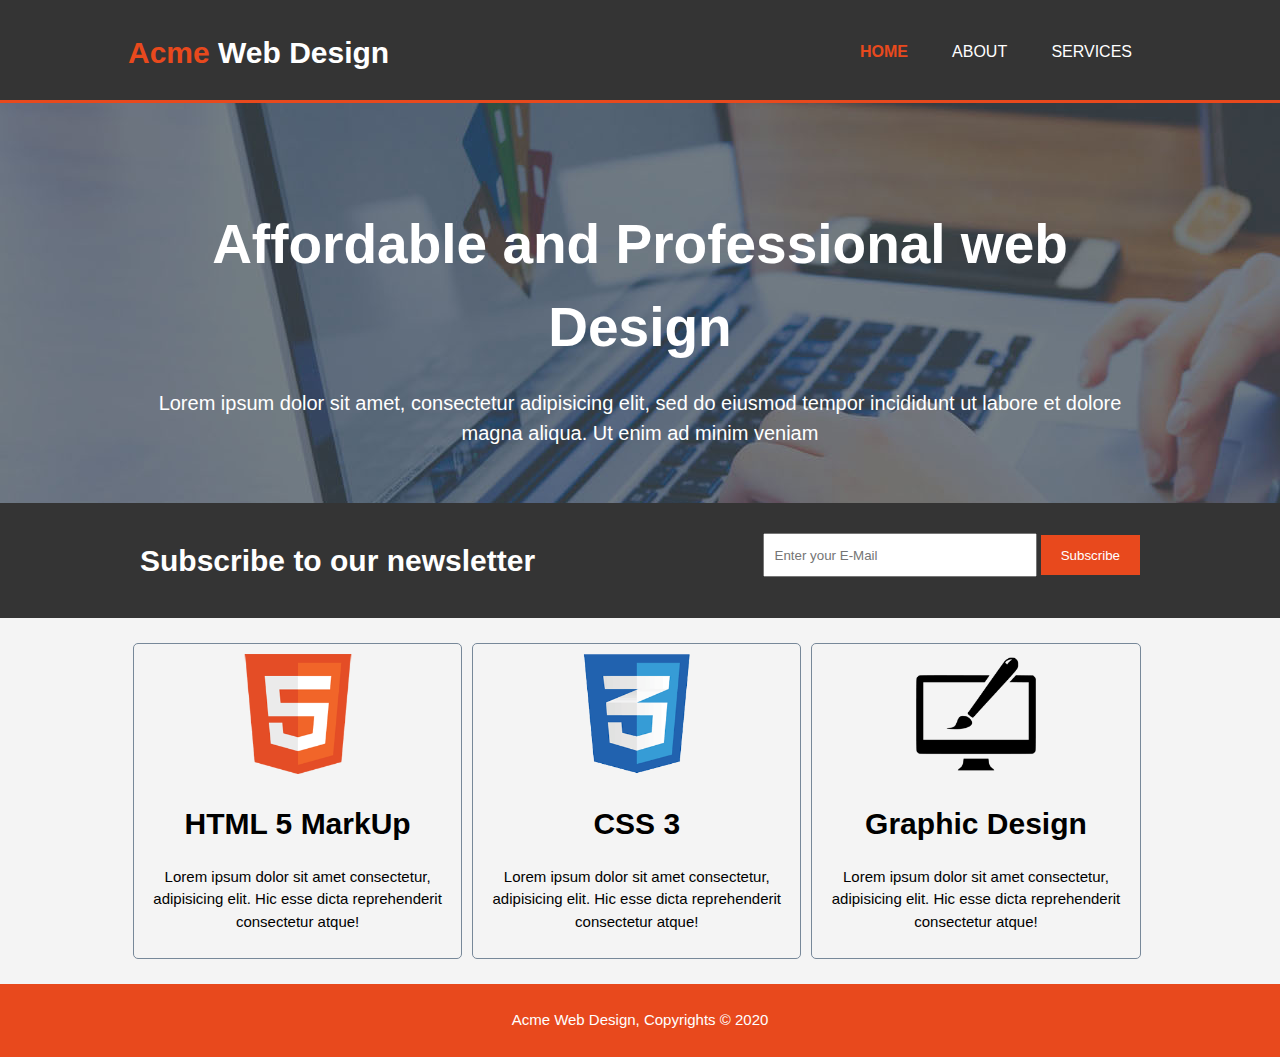
<file: AcmeWeb/index.html>
<!DOCTYPE html>
<html lang="en" dir="ltr">

<head>
  <meta charset="utf-8">
  <meta name="viewport" content="width=device-width">
  <meta name="description" content="affordable and profesional web design">
  <meta name="keywords" content="web design, creative, affordable">
  <meta name="author" content="Abdullah Naveed">
  <title>Acme Web Design | Welcome</title>
  <link rel="stylesheet" href="./css/style.css">
</head>

<body>
  <header>
    <div class="container">
      <div id="branding">
        <h1><span class="highlight">Acme</span> Web Design</h1>
      </div>
      <nav>
        <ul>
          <li class="current"><a href="index.html">HOME</a></li>
          <li><a href="about.html">ABOUT</a></li>
          <li><a href="services.html">SERVICES</a></li>
        </ul>
      </nav>
    </div>
  </header>

  <section id="showcase">
    <div class="container">
      <h1>Affordable and Professional web Design</h1>
      <p>Lorem ipsum dolor sit amet, consectetur adipisicing elit, sed do eiusmod tempor incididunt ut labore et dolore
        magna aliqua. Ut enim ad minim veniam</p>
    </div>
  </section>

  <section id="newsletter">
    <div class="container">
      <h1>Subscribe to our newsletter</h1>
      <form method="post">
        <input type="email" placeholder="Enter your E-Mail" name="email">
        <button class="button_1" type="submit" name="submit">Subscribe</button>
      </form>
    </div>
  </section>

  <section id="boxes">
    <div class="container">
      <div class="box">
        <img src=".//img/logo_html.png">
        <h1>HTML 5 MarkUp</h1>
        <p>Lorem ipsum dolor sit amet consectetur, adipisicing elit. Hic esse dicta reprehenderit consectetur atque!</p>
      </div>

      <div class="box">
        <img src=".//img/logo_css.png">
        <h1>CSS 3</h1>
        <p>Lorem ipsum dolor sit amet consectetur, adipisicing elit. Hic esse dicta reprehenderit consectetur atque!</p>
      </div>

      <div class="box">
        <img src=".//img/logo_brush.png">
        <h1>Graphic Design</h1>
        <p>Lorem ipsum dolor sit amet consectetur, adipisicing elit. Hic esse dicta reprehenderit consectetur atque!</p>
      </div>

    </div>
  </section>

  <footer>
    <p>Acme Web Design, Copyrights &copy; 2020</p>
  </footer>

</body>

</html>
</file>
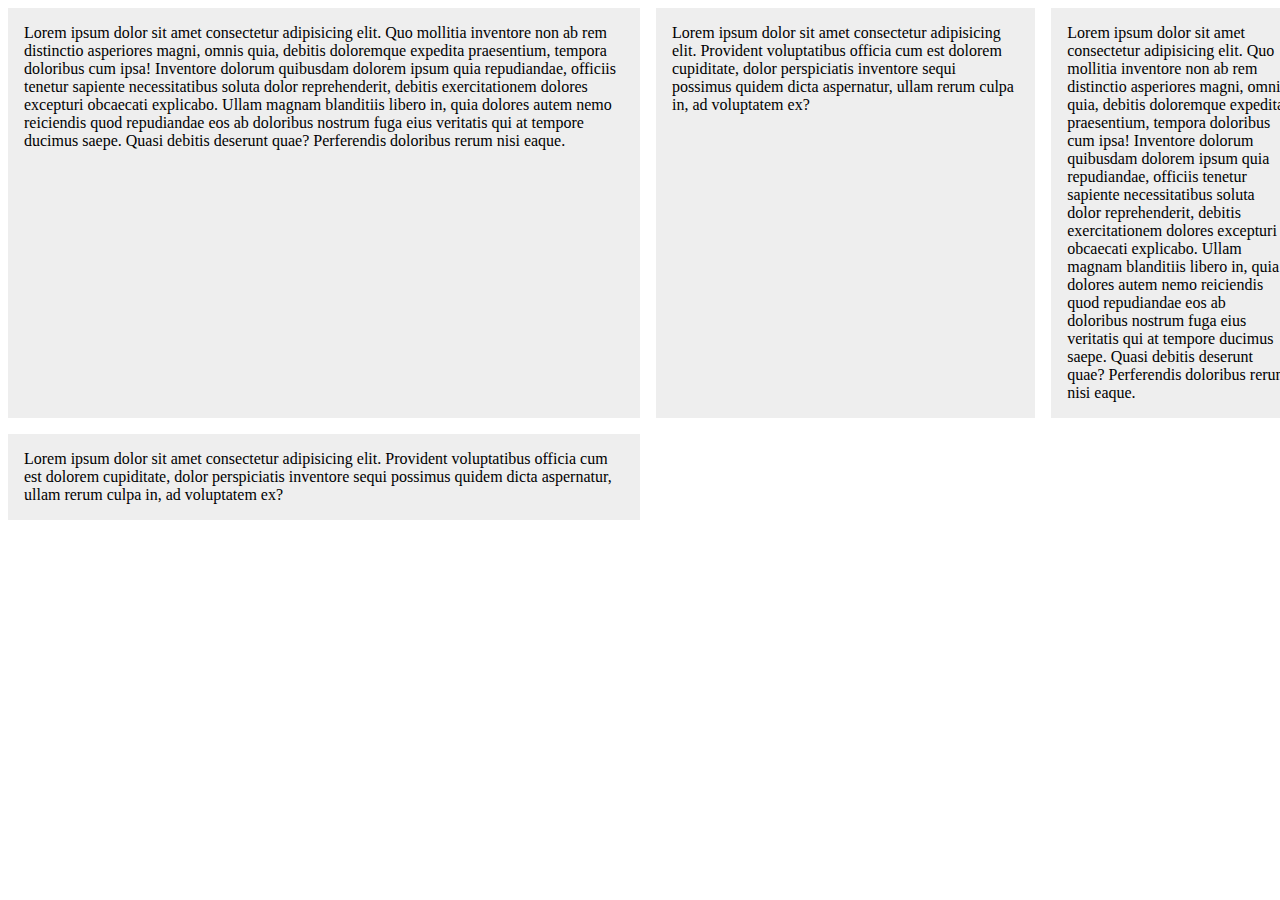
<file: Grids/index.html>
<!DOCTYPE html>
<html lang="en">

<head>
    <title>CSS Grid</title>
    <style>
        .wrapper {
            display: grid;
            grid-template-columns: 50% 30% 20%;
            /* grid-row-gap: 1em;
            grid-column-gap: 1em; */
            grid-gap: 1em;
        }



        .wrapper>div {
            background: #eee;
            padding: 1em;
        }

        .wrapper>div :nth-child(odd) {
            background: #ddd;
        }
    </style>
</head>

<body>
    <div class="wrapper">
        <div>
            Lorem ipsum dolor sit amet consectetur adipisicing elit. Quo mollitia inventore non ab rem distinctio
            asperiores
            magni, omnis quia, debitis doloremque expedita praesentium, tempora doloribus cum ipsa! Inventore dolorum
            quibusdam dolorem ipsum quia repudiandae, officiis tenetur sapiente necessitatibus soluta dolor
            reprehenderit,
            debitis exercitationem dolores excepturi obcaecati explicabo. Ullam magnam blanditiis libero in, quia
            dolores
            autem nemo reiciendis quod repudiandae eos ab doloribus nostrum fuga eius veritatis qui at tempore ducimus
            saepe. Quasi debitis deserunt quae? Perferendis doloribus rerum nisi eaque.
        </div>
        <div>
            Lorem ipsum dolor sit amet consectetur adipisicing elit. Provident voluptatibus officia cum est dolorem
            cupiditate, dolor perspiciatis inventore sequi possimus quidem dicta aspernatur, ullam rerum culpa in, ad
            voluptatem ex?
        </div>
        <div>
            Lorem ipsum dolor sit amet consectetur adipisicing elit. Quo mollitia inventore non ab rem distinctio
            asperiores
            magni, omnis quia, debitis doloremque expedita praesentium, tempora doloribus cum ipsa! Inventore dolorum
            quibusdam dolorem ipsum quia repudiandae, officiis tenetur sapiente necessitatibus soluta dolor
            reprehenderit,
            debitis exercitationem dolores excepturi obcaecati explicabo. Ullam magnam blanditiis libero in, quia
            dolores
            autem nemo reiciendis quod repudiandae eos ab doloribus nostrum fuga eius veritatis qui at tempore ducimus
            saepe. Quasi debitis deserunt quae? Perferendis doloribus rerum nisi eaque.
        </div>
        <div>
            Lorem ipsum dolor sit amet consectetur adipisicing elit. Provident voluptatibus officia cum est dolorem
            cupiditate, dolor perspiciatis inventore sequi possimus quidem dicta aspernatur, ullam rerum culpa in, ad
            voluptatem ex?
        </div>
    </div>
</body>

</html>
</file>
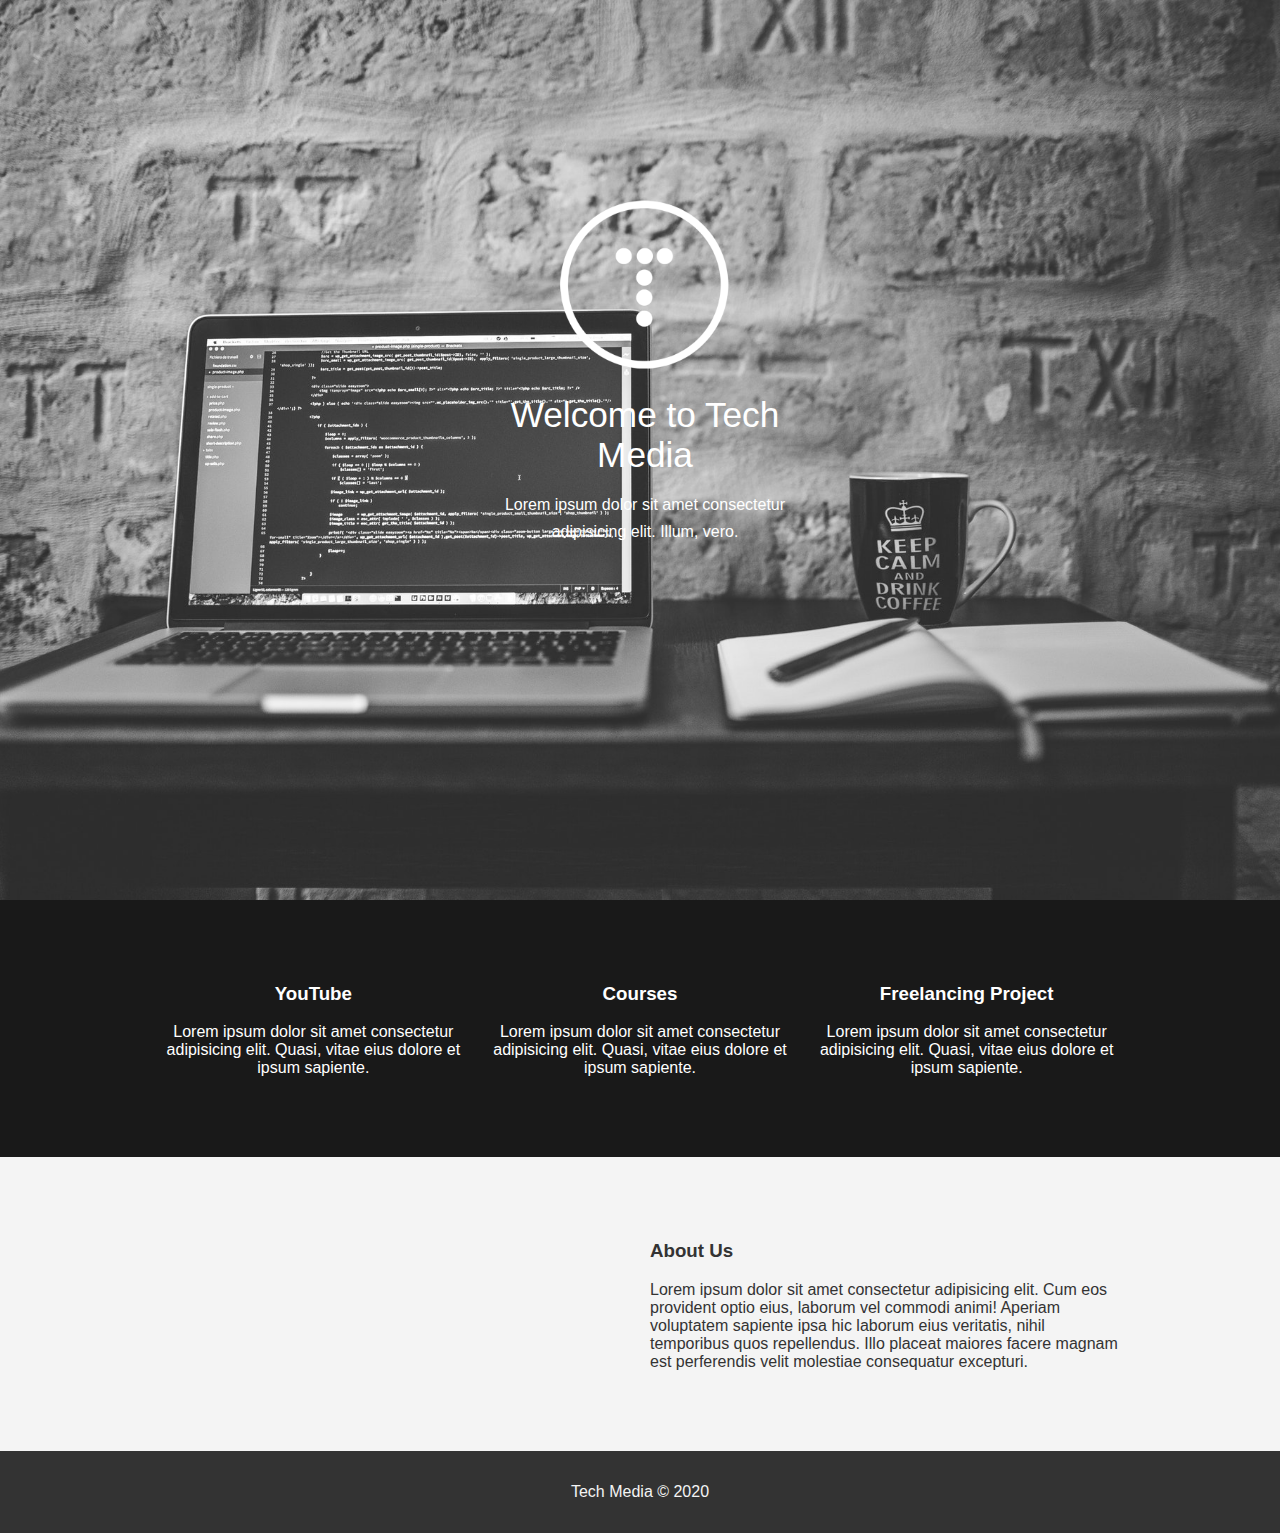
<file: LandingPageBlurEffect/index.html>
<!DOCTYPE html>
<html lang="en">

<head>
    <meta charset="UTF-8">
    <meta name="viewport" content="width=device-width, initial-scale=1.0">
    <link rel="stylesheet" href="./css/style.css">
    <link rel="stylesheet" href="https://cdnjs.cloudflare.com/ajax/libs/font-awesome/5.14.0/css/all.min.css"
        integrity="sha512-1PKOgIY59xJ8Co8+NE6FZ+LOAZKjy+KY8iq0G4B3CyeY6wYHN3yt9PW0XpSriVlkMXe40PTKnXrLnZ9+fkDaog=="
        crossorigin="anonymous" />
    <title>Tech Media</title>
</head>

<body>
    <heder class="showcase">
        <div class="content">
            <img class="logo" src="./img/logo.png" alt="LOGO">
            <div class="title">
                Welcome to Tech Media
            </div>
            <div class="text">
                Lorem ipsum dolor sit amet consectetur adipisicing elit. Illum, vero.
            </div>
        </div>
    </heder>

    <section class="services">
        <div class="container grid-3 center">
            <div>
                <i class="fab fa-youtube fa-3x"></i>
                <h3>YouTube</h3>
                <p>
                    Lorem ipsum dolor sit amet consectetur adipisicing elit. Quasi, vitae eius dolore et ipsum
                    sapiente.
                </p>
            </div>
            <div>
                <i class=" fas fa-chalkboard-teacher fa-3x"></i>
                <h3>Courses</h3>
                <p>
                    Lorem ipsum dolor sit amet consectetur adipisicing elit. Quasi, vitae eius dolore et ipsum
                    sapiente.
                </p>
            </div>
            <div>
                <i class="fas fa-briefcase fa-3x"></i>
                <h3>Freelancing Project</h3>
                <p>
                    Lorem ipsum dolor sit amet consectetur adipisicing elit. Quasi, vitae eius dolore et ipsum
                    sapiente.
                </p>
            </div>
        </div>
    </section>

    <section class="about bg-light">
        <div class="container">
            <div class="grid-2">
                <div class="center">
                    <i class="fas fa-laptop-code fa-10x"></i>
                </div>
                <div>
                    <h3>About Us</h3>
                    <p>
                        Lorem ipsum dolor sit amet consectetur adipisicing elit. Cum eos provident optio eius, laborum
                        vel commodi animi! Aperiam voluptatem sapiente ipsa hic laborum eius veritatis, nihil temporibus
                        quos repellendus. Illo placeat maiores facere magnam est perferendis velit molestiae consequatur
                        excepturi.
                    </p>
                </div>
            </div>
        </div>
    </section>

    <footer class="center bg-dark">
        <p>
            Tech Media &copy; 2020
        </p>
    </footer>

</body>

</html>
</file>
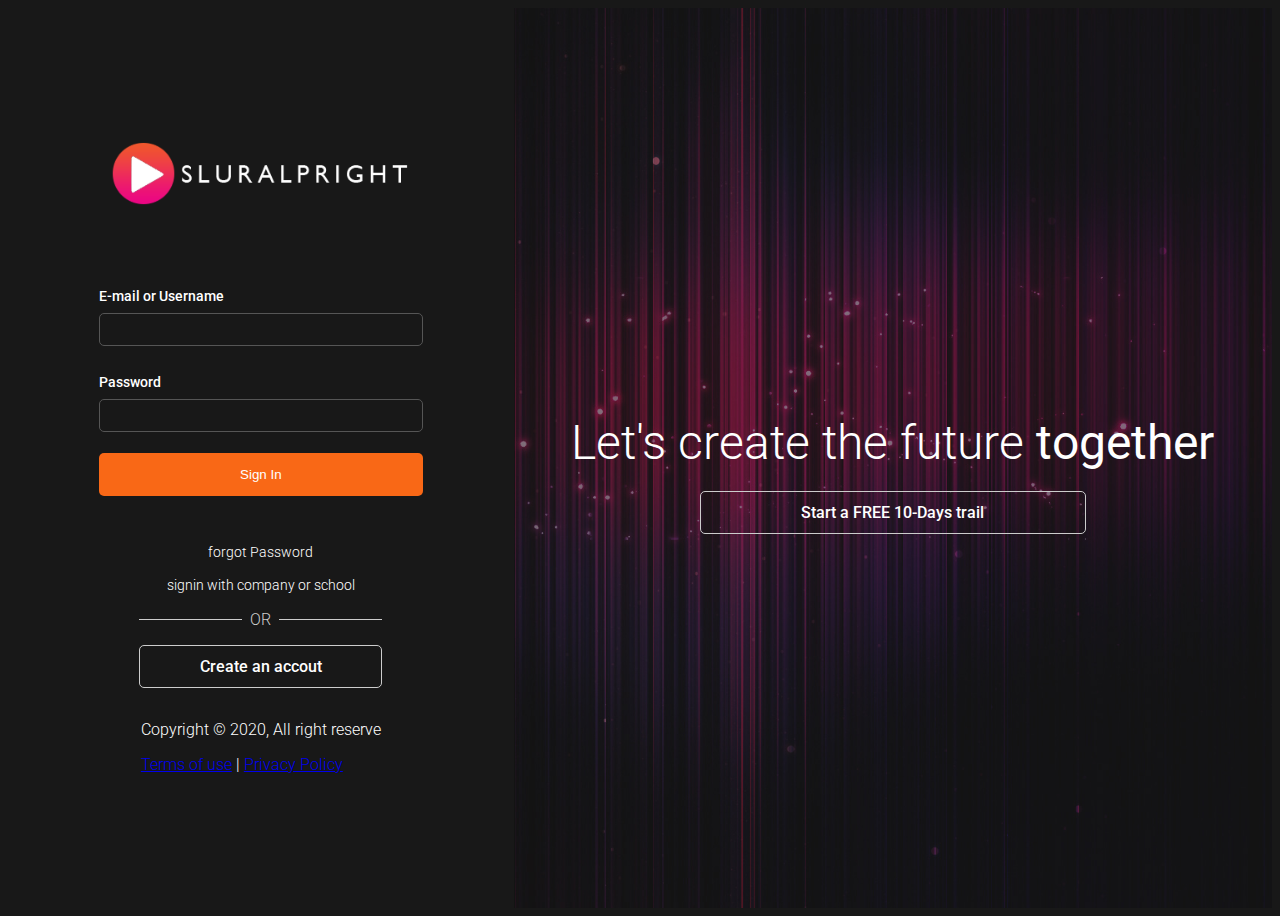
<file: LoginPageClone/index.html>
<!DOCTYPE html>
<html lang="en">

<head>
    <meta charset="UTF-8">
    <meta name="viewport" content="width=device-width, initial-scale=1.0">
    <link rel="stylesheet" href="./css/style.css">
    <title>Singn In Page</title>
</head>

<body>
    <div id="wrapper">

        <div id="left">
            <div id="signin">
                <div class="logo">
                    <img src="./img/login-logo.png" alt="">
                </div>
                <form>
                    <div>
                        <label>E-mail or Username</label>
                        <input type="text" class="text-input">
                    </div>
                    <div>
                        <label>Password</label>
                        <input type="password" class="text-input">
                    </div>
                    <button type="submit" class="btn-primary">Sign In</button>
                </form>
                <div class="links">
                    <a href="#">forgot Password</a>
                    <a href="">signin with company or school</a>
                </div>
                <div class="or">
                    <hr class="bar">
                    <span>or</span>
                    <hr class="bar">
                </div>
                <a href="#" class="btn-secondary">Create an accout</a>
            </div>

            <footer id="main-footer">
                <p>Copyright &copy; 2020, All right reserve</p>
                <div>
                    <a href="#">Terms of use</a> | <a href="#">Privacy Policy</a>
                </div>
            </footer>
        </div>

        <div id="right">
            <div id="showcase">
                <div class="showcase-content">
                    <h1 class="showcase-text">
                        Let's create the future <strong>together</strong>
                    </h1>
                    <a href="#" class="btn-secondary">Start a FREE 10-Days trail</a>
                </div>
            </div>
        </div>

    </div>
</body>

</html>
</file>
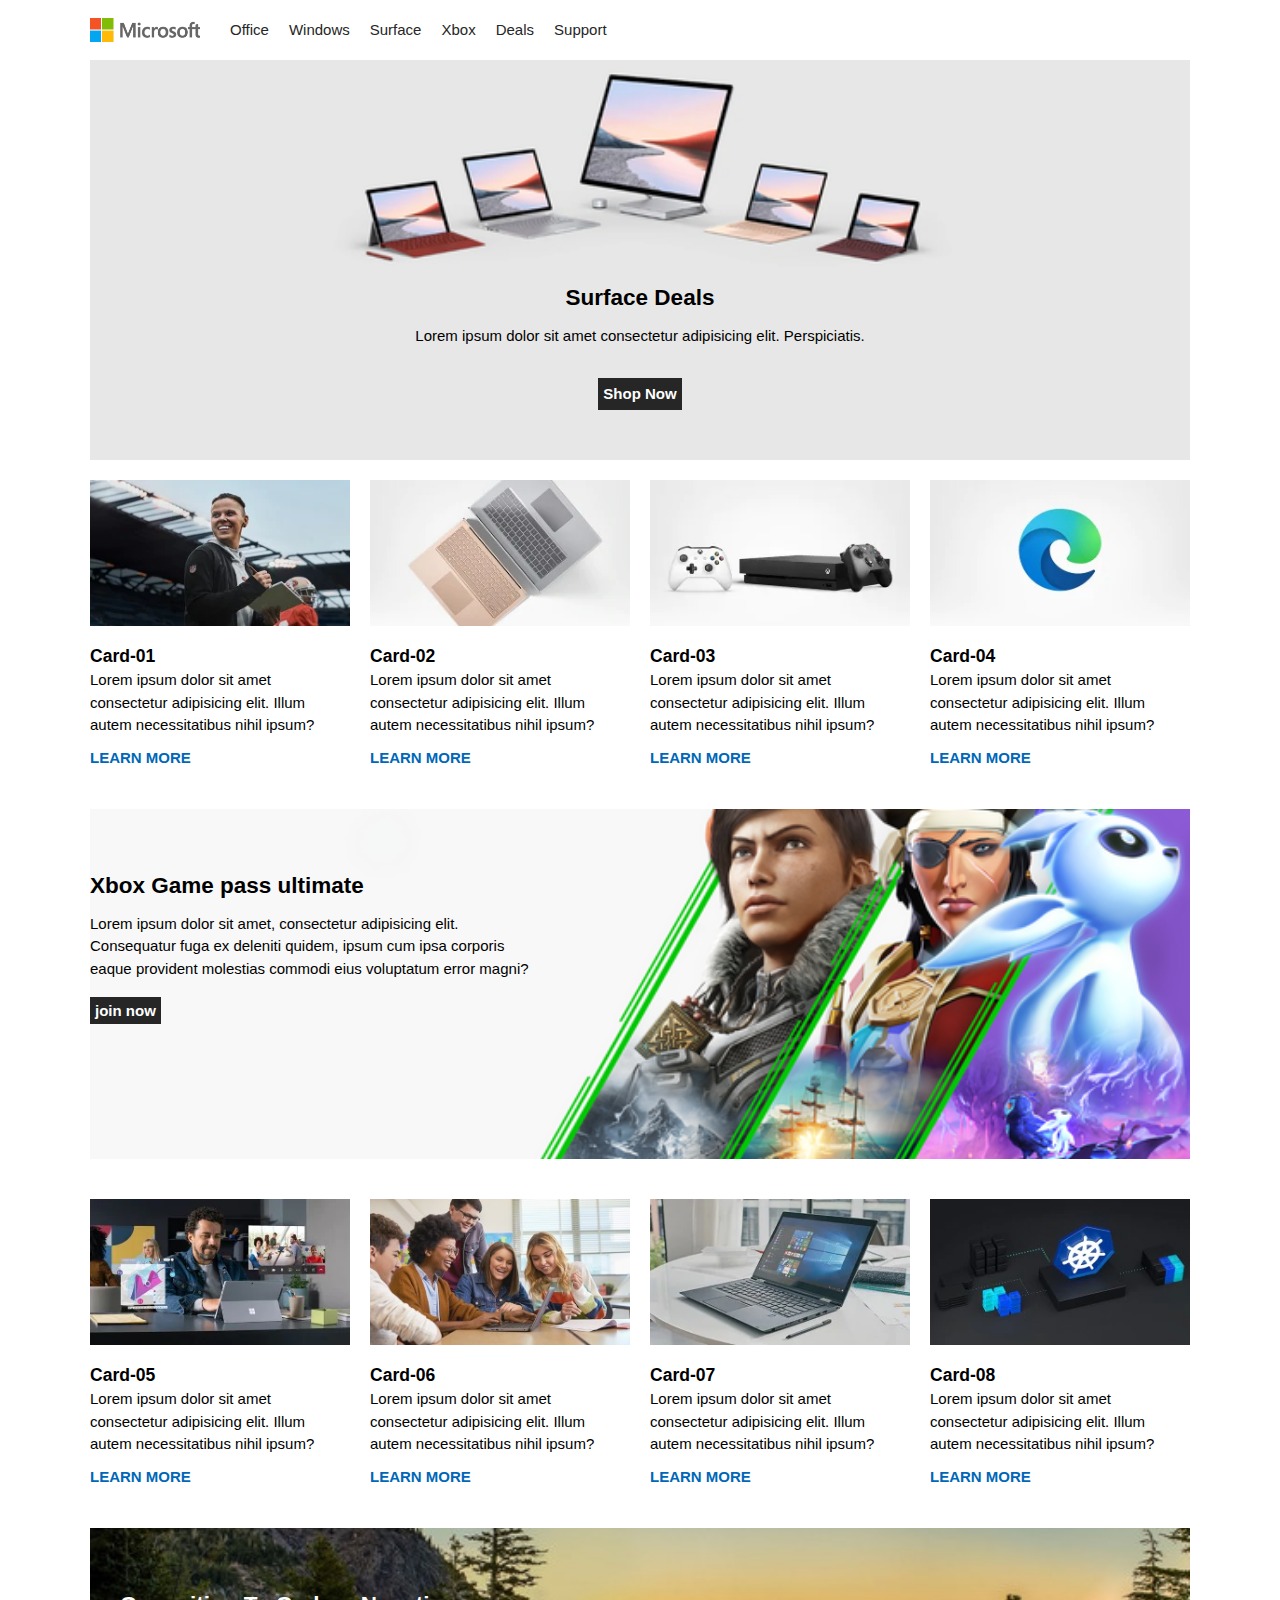
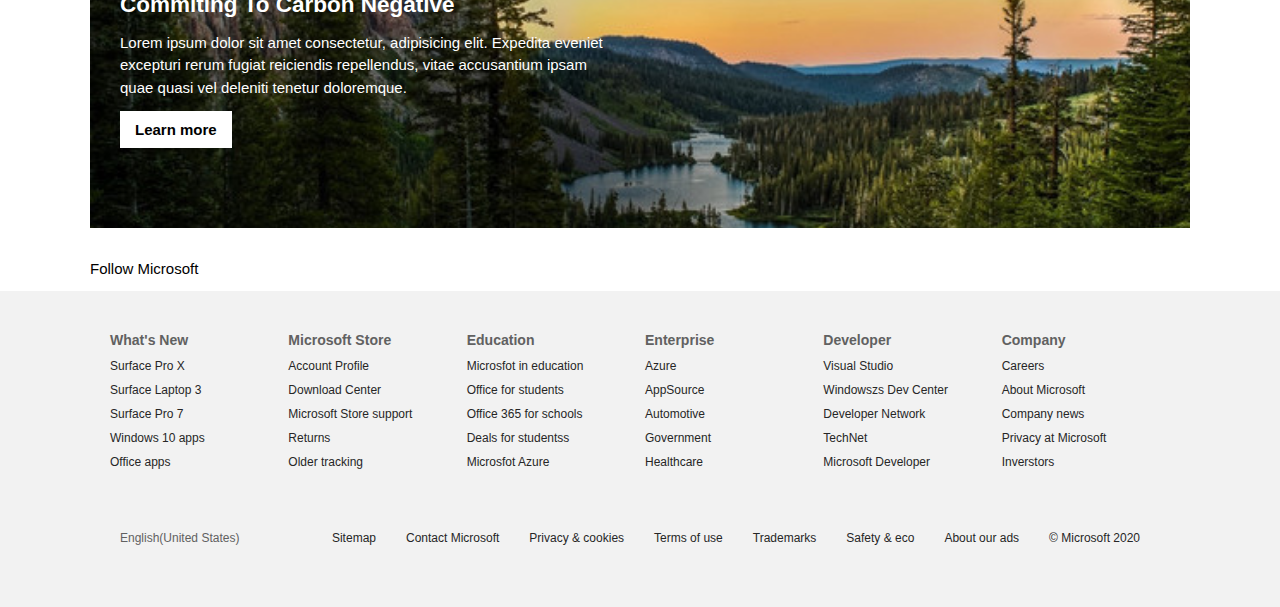
<file: MicrosoftLandingPageClone/index.html>
<!DOCTYPE html>
<html lang="en">

<head>
    <meta charset="UTF-8">
    <meta name="viewport" content="width=device-width, initial-scale=1.0">
    <link rel="stylesheet" href="https://cdnjs.cloudflare.com/ajax/libs/font-awesome/5.14.0/css/all.min.css"
        integrity="sha512-1PKOgIY59xJ8Co8+NE6FZ+LOAZKjy+KY8iq0G4B3CyeY6wYHN3yt9PW0XpSriVlkMXe40PTKnXrLnZ9+fkDaog=="
        crossorigin="anonymous" />
    <link rel="stylesheet" href="./css/style.css">
    <title>Microsoft</title>
</head>

<body>
    <div class="menu-btn">
        <i class="fas fa-bars fa-2x"></i>
    </div>


    <div class="container">
        <!-- Nav-Bar -->
        <nav class="main-nav">
            <img class="logo" src="./img/logo.png" alt="Microsoft">

            <ul class="main-menu">
                <li><a href="#">Office</a></li>
                <li><a href="#">Windows</a></li>
                <li><a href="#">Surface</a></li>
                <li><a href="#">Xbox</a></li>
                <li><a href="#">Deals</a></li>
                <li><a href="#">Support</a></li>
            </ul>
            <ul class="right-menu">
                <li>
                    <a href="#">
                        <i class="fas fa-search"></i>
                    </a>
                </li>
                <li>
                    <a href="#">
                        <i class="fas fa-shopping-cart"></i>
                    </a>
                </li>
            </ul>
        </nav>

        <!-- Showcase -->
        <header class="showcase">
            <h2>Surface Deals</h2>
            <p>
                Lorem ipsum dolor sit amet consectetur adipisicing elit. Perspiciatis.
            </p>
            <a class="btn" href="#">Shop Now <i class="fas fa-chevron-right"></i></a>
        </header>

        <!-- Home-Cards-1 -->
        <section class="home-cards">
            <div>
                <img src="./img/card1.png" alt="">
                <h3>Card-01</h3>
                <p>
                    Lorem ipsum dolor sit amet consectetur adipisicing elit. Illum autem necessitatibus nihil ipsum?
                </p>
                <a href="">Learn more <i class="fas fa-chevron-right"></i></a>
            </div>
            <div>
                <img src="./img/card2.png" alt="">
                <h3>Card-02</h3>
                <p>
                    Lorem ipsum dolor sit amet consectetur adipisicing elit. Illum autem necessitatibus nihil ipsum?
                </p>
                <a href="">Learn more <i class="fas fa-chevron-right"></i></a>
            </div>
            <div>
                <img src="./img/card3.png" alt="">
                <h3>Card-03</h3>
                <p>
                    Lorem ipsum dolor sit amet consectetur adipisicing elit. Illum autem necessitatibus nihil ipsum?
                </p>
                <a href="">Learn more <i class="fas fa-chevron-right"></i></a>
            </div>
            <div>
                <img src="./img/card4.png" alt="">
                <h3>Card-04</h3>
                <p>
                    Lorem ipsum dolor sit amet consectetur adipisicing elit. Illum autem necessitatibus nihil ipsum?
                </p>
                <a href="">Learn more <i class="fas fa-chevron-right"></i></a>
            </div>
        </section>

        <!-- X-Box -->
        <section class="xbox">
            <div class="content">
                <h2>Xbox Game pass ultimate</h2>
                <p>
                    Lorem ipsum dolor sit amet, consectetur adipisicing elit. Consequatur fuga ex deleniti quidem, ipsum
                    cum ipsa corporis eaque provident molestias commodi eius voluptatum error magni?
                </p>
                <a href="#" class="btn">
                    join now <i class="fas fa-chevron-right"></i>
                </a>
            </div>
        </section>

        <!-- Home-Cards-2 -->
        <section class="home-cards">
            <div>
                <img src="./img/card5.png" alt="">
                <h3>Card-05</h3>
                <p>
                    Lorem ipsum dolor sit amet consectetur adipisicing elit. Illum autem necessitatibus nihil ipsum?
                </p>
                <a href="">Learn more <i class="fas fa-chevron-right"></i></a>
            </div>
            <div>
                <img src="./img/card6.jpg" alt="">
                <h3>Card-06</h3>
                <p>
                    Lorem ipsum dolor sit amet consectetur adipisicing elit. Illum autem necessitatibus nihil ipsum?
                </p>
                <a href="">Learn more <i class="fas fa-chevron-right"></i></a>
            </div>
            <div>
                <img src="./img/card7.png" alt="">
                <h3>Card-07</h3>
                <p>
                    Lorem ipsum dolor sit amet consectetur adipisicing elit. Illum autem necessitatibus nihil ipsum?
                </p>
                <a href="">Learn more <i class="fas fa-chevron-right"></i></a>
            </div>
            <div>
                <img src="./img/card8.png" alt="">
                <h3>Card-08</h3>
                <p>
                    Lorem ipsum dolor sit amet consectetur adipisicing elit. Illum autem necessitatibus nihil ipsum?
                </p>
                <a href="">Learn more <i class="fas fa-chevron-right"></i></a>
            </div>
        </section>

        <!-- Carbon -->
        <section class="carbon">
            <div class="content">
                <h2>Commiting to carbon Negative</h2>
                <p>Lorem ipsum dolor sit amet consectetur, adipisicing elit. Expedita eveniet excepturi rerum fugiat
                    reiciendis repellendus, vitae accusantium ipsam quae quasi vel deleniti
                    tenetur doloremque.
                </p>
                <a class="btn" href="#">Learn more <i class="fas fa-chevron-right"></i></a>
            </div>
        </section>

        <!-- Follow -->
        <section class="follow">
            <p>Follow Microsoft</p>
            <a href="http://facebook.com" target="blank">
                <i class="fab fa-facebook-square fa-3x"></i>
            </a>
            <a href="http://Twitter.com" target="blank">
                <i class="fab fa-twitter-square fa-3x"></i>
            </a>
            <a href="http://linkedin.com" target="blank">
                <i class="fab fa-linkedin fa-3x"></i>
            </a>
        </section>
    </div>
    <!-- Links -->
    <section class="links">
        <div class="links-inner">
            <ul>
                <li>
                    <h3>What's New</h3>
                </li>
                <li><a href="#">Surface Pro X</a></li>
                <li><a href="#">Surface Laptop 3</a></li>
                <li><a href="#">Surface Pro 7</a></li>
                <li><a href="#">Windows 10 apps</a></li>
                <li><a href="#">Office apps</a></li>
            </ul>
            <ul>
                <li>
                    <h3>Microsoft Store</h3>
                </li>
                <li><a href="#">Account Profile</a></li>
                <li><a href="#">Download Center</a></li>
                <li><a href="#">Microsoft Store support</a></li>
                <li><a href="#">Returns</a></li>
                <li><a href="#">Older tracking</a></li>
            </ul>
            <ul>
                <li>
                    <h3>Education</h3>
                </li>
                <li><a href="#">Microsfot in education</a></li>
                <li><a href="#">Office for students</a></li>
                <li><a href="#">Office 365 for schools</a></li>
                <li><a href="#">Deals for studentss</a></li>
                <li><a href="#">Microsfot Azure</a></li>
            </ul>
            <ul>
                <li>
                    <h3>Enterprise</h3>
                </li>
                <li><a href="#">Azure</a></li>
                <li><a href="#">AppSource</a></li>
                <li><a href="#">Automotive</a></li>
                <li><a href="#">Government</a></li>
                <li><a href="#">Healthcare</a></li>
            </ul>
            <ul>
                <li>
                    <h3>Developer</h3>
                </li>
                <li><a href="#">Visual Studio</a></li>
                <li><a href="#">Windowszs Dev Center</a></li>
                <li><a href="#">Developer Network</a></li>
                <li><a href="#">TechNet</a></li>
                <li><a href="#">Microsoft Developer</a></li>
            </ul>
            <ul>
                <li>
                    <h3>Company</h3>
                </li>
                <li><a href="#">Careers</a></li>
                <li><a href="#">About Microsoft</a></li>
                <li><a href="#">Company news</a></li>
                <li><a href="#">Privacy at Microsoft</a></li>
                <li><a href="#">Inverstors</a></li>
            </ul>
        </div>
    </section>

    <!-- Footer -->
    <footer class="footer">
        <div class="inner-footer">
            <div>
                <i class="fas fa-globe fa-2x"></i>
                English(United States)
            </div>
            <ul>
                <li><a href="#">Sitemap</a></li>
                <li><a href="#">Contact Microsoft</a></li>
                <li><a href="#">Privacy & cookies</a></li>
                <li><a href="#">Terms of use</a></li>
                <li><a href="#">Trademarks</a></li>
                <li><a href="#">Safety & eco</a></li>
                <li><a href="#">About our ads</a></li>
                <li><a href="#">&copy; Microsoft 2020</a></li>
            </ul>
        </div>
    </footer>

    <script>
        document.querySelector('.menu-btn').addEventListener('click', () => document.querySelector('.main-menu').classList.toggle('show'));
    </script>

</body>

</html>
</file>
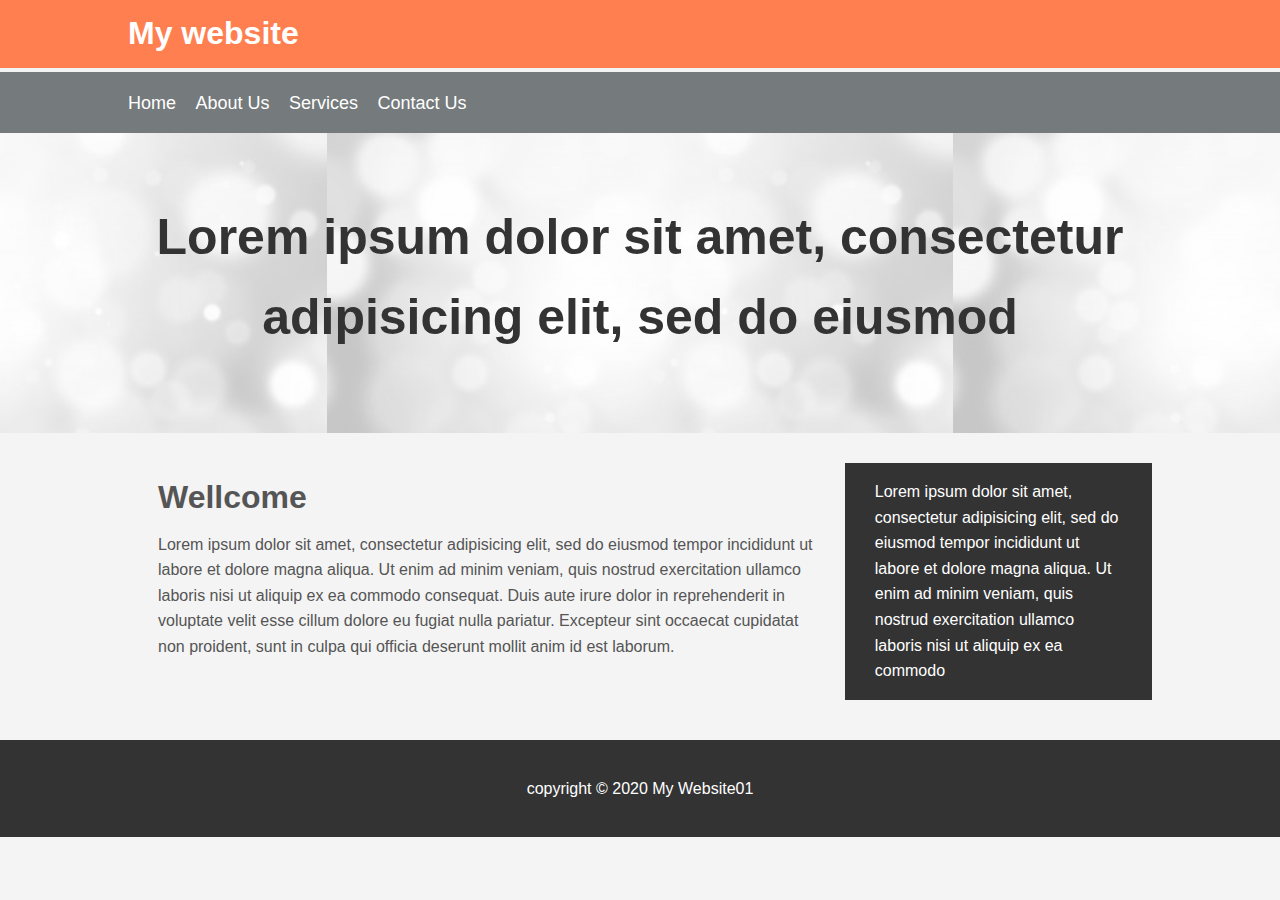
<file: WebBasicPractice/index.html>
<!DOCTYPE html>
<html>
<head>
	<title>My Websit01</title>
	<link rel="stylesheet" type="text/css" href="css/style.css">
</head>
<body>

	<header id="main-header">
		<div class="container">
			<h1>My website</h1>
		</div>
	</header>

	<nav id="nav">
		<div class="container">
			<ul>
				<li><a href="">Home</a></li>
				<li><a href="">About Us</a></li>
				<li><a href="">Services</a></li>
				<li><a href="">Contact Us</a></li>
			</ul>
		</div>
	</nav>

	<section id="showcase">
		<div class="container">
			<h1>
				Lorem ipsum dolor sit amet, consectetur adipisicing elit, sed do eiusmod
			</h1>
		</div>
	</section>

	<div class="container">
		<section id="main-section">
			<h1>Wellcome</h1>
			<p>
				Lorem ipsum dolor sit amet, consectetur adipisicing elit, sed do eiusmod
				tempor incididunt ut labore et dolore magna aliqua. Ut enim ad minim veniam,
				quis nostrud exercitation ullamco laboris nisi ut aliquip ex ea commodo
				consequat. Duis aute irure dolor in reprehenderit in voluptate velit esse
				cillum dolore eu fugiat nulla pariatur. Excepteur sint occaecat cupidatat non
				proident, sunt in culpa qui officia deserunt mollit anim id est laborum.
			</p>
		</section>

		<aside id="sidebar">
			<p>
				Lorem ipsum dolor sit amet, consectetur adipisicing elit, sed do eiusmod
				tempor incididunt ut labore et dolore magna aliqua. Ut enim ad minim veniam,
				quis nostrud exercitation ullamco laboris nisi ut aliquip ex ea commodo
			</p>
		</aside>
	</div>

	<footer id="main-footer">
		<p>
			copyright &copy; 2020 My Website01
		</p>
	</footer>

</body>
</html>
</file>
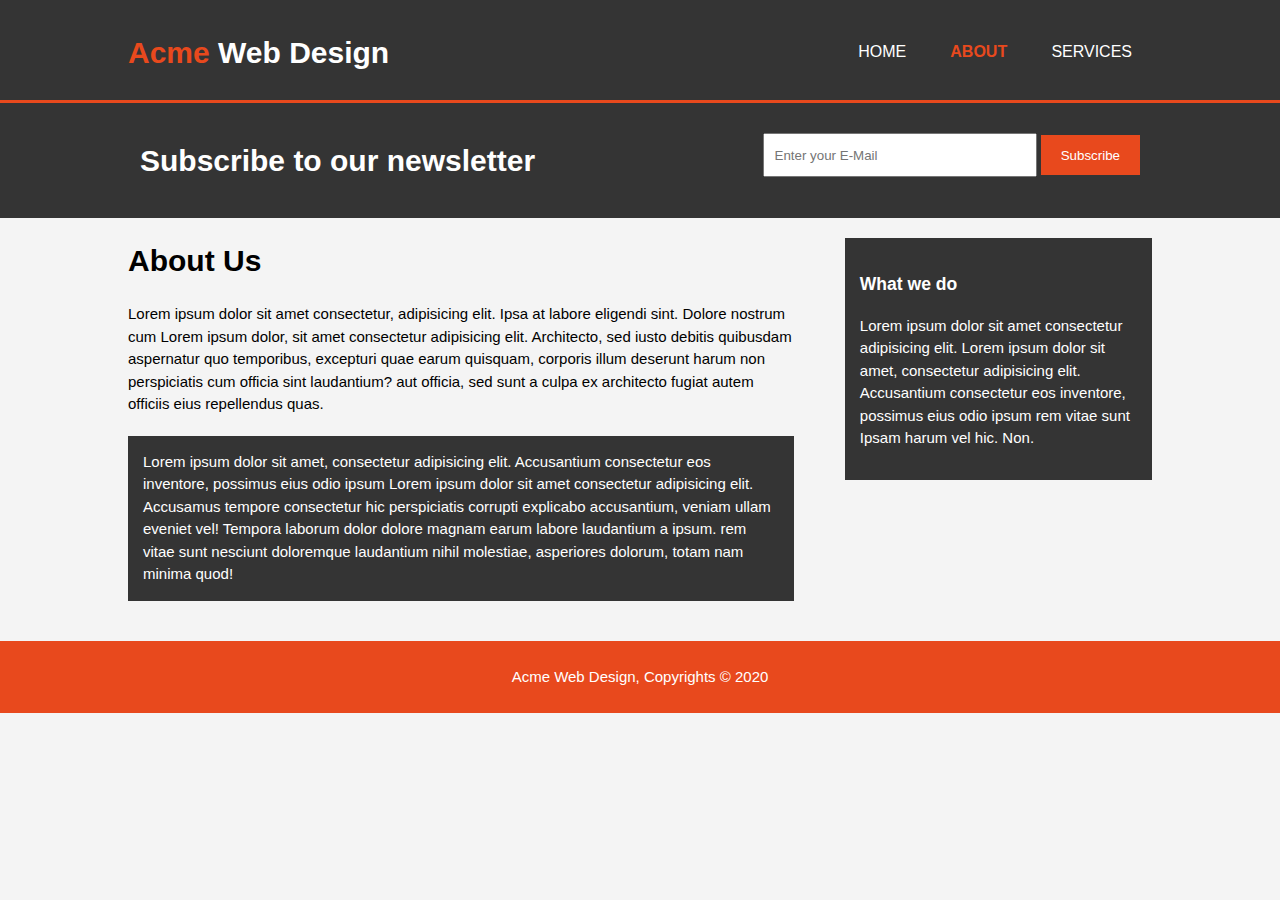
<file: AcmeWeb/about.html>
<!DOCTYPE html>
<html lang="en" dir="ltr">

<head>
    <meta charset="utf-8">
    <meta name="viewport" content="width=device-width">
    <meta name="description" content="affordable and profesional web design">
    <meta name="keywords" content="web design, creative, affordable">
    <meta name="author" content="Abdullah Naveed">
    <title>Acme Web Design | About</title>
    <link rel="stylesheet" href="./css/style.css">
</head>

<body>
    <header>
        <div class="container">
            <div id="branding">
                <h1><span class="highlight">Acme</span> Web Design</h1>
            </div>
            <nav>
                <ul>
                    <li><a href="index.html">HOME</a></li>
                    <li class="current"><a href="about.html">ABOUT</a></li>
                    <li><a href="services.html">SERVICES</a></li>
                </ul>
            </nav>
        </div>
    </header>

    <section id="newsletter">
        <div class="container">
            <h1>Subscribe to our newsletter</h1>
            <form method="post">
                <input type="email" placeholder="Enter your E-Mail" name="email">
                <button class="button_1" type="submit" name="submit">Subscribe</button>
            </form>
        </div>
    </section>

    <section id="main">
        <div class="container">

            <article id="main-col">
                <h1 class="page-title">About Us</h1>
                <p>
                    Lorem ipsum dolor sit amet consectetur, adipisicing elit. Ipsa at labore eligendi sint. Dolore
                    nostrum cum Lorem ipsum dolor, sit amet consectetur adipisicing elit. Architecto, sed iusto debitis
                    quibusdam aspernatur quo temporibus, excepturi quae earum quisquam, corporis illum deserunt harum
                    non perspiciatis cum officia sint laudantium? aut officia, sed sunt a culpa ex architecto fugiat
                    autem officiis eius repellendus quas.
                </p>

                <p class="dark">
                    Lorem ipsum dolor sit amet, consectetur adipisicing elit. Accusantium consectetur eos inventore,
                    possimus eius odio ipsum Lorem ipsum dolor sit amet consectetur adipisicing elit. Accusamus tempore
                    consectetur hic perspiciatis corrupti explicabo accusantium, veniam ullam eveniet vel! Tempora
                    laborum dolor dolore magnam earum labore laudantium a ipsum. rem vitae sunt nesciunt doloremque
                    laudantium nihil molestiae, asperiores
                    dolorum, totam nam minima quod!
                </p>
            </article>

            <aside id="sidebar">
                <div class="dark">
                    <h3>What we do</h3>
                    <p>
                        Lorem ipsum dolor sit amet consectetur adipisicing elit. Lorem ipsum dolor sit amet, consectetur
                        adipisicing elit. Accusantium consectetur eos inventore, possimus eius odio ipsum rem vitae sunt
                        Ipsam harum vel hic. Non.
                    </p>
                </div>
            </aside>
        </div>
    </section>

    <footer>
        <p>Acme Web Design, Copyrights &copy; 2020</p>
    </footer>

</body>

</html>
</file>
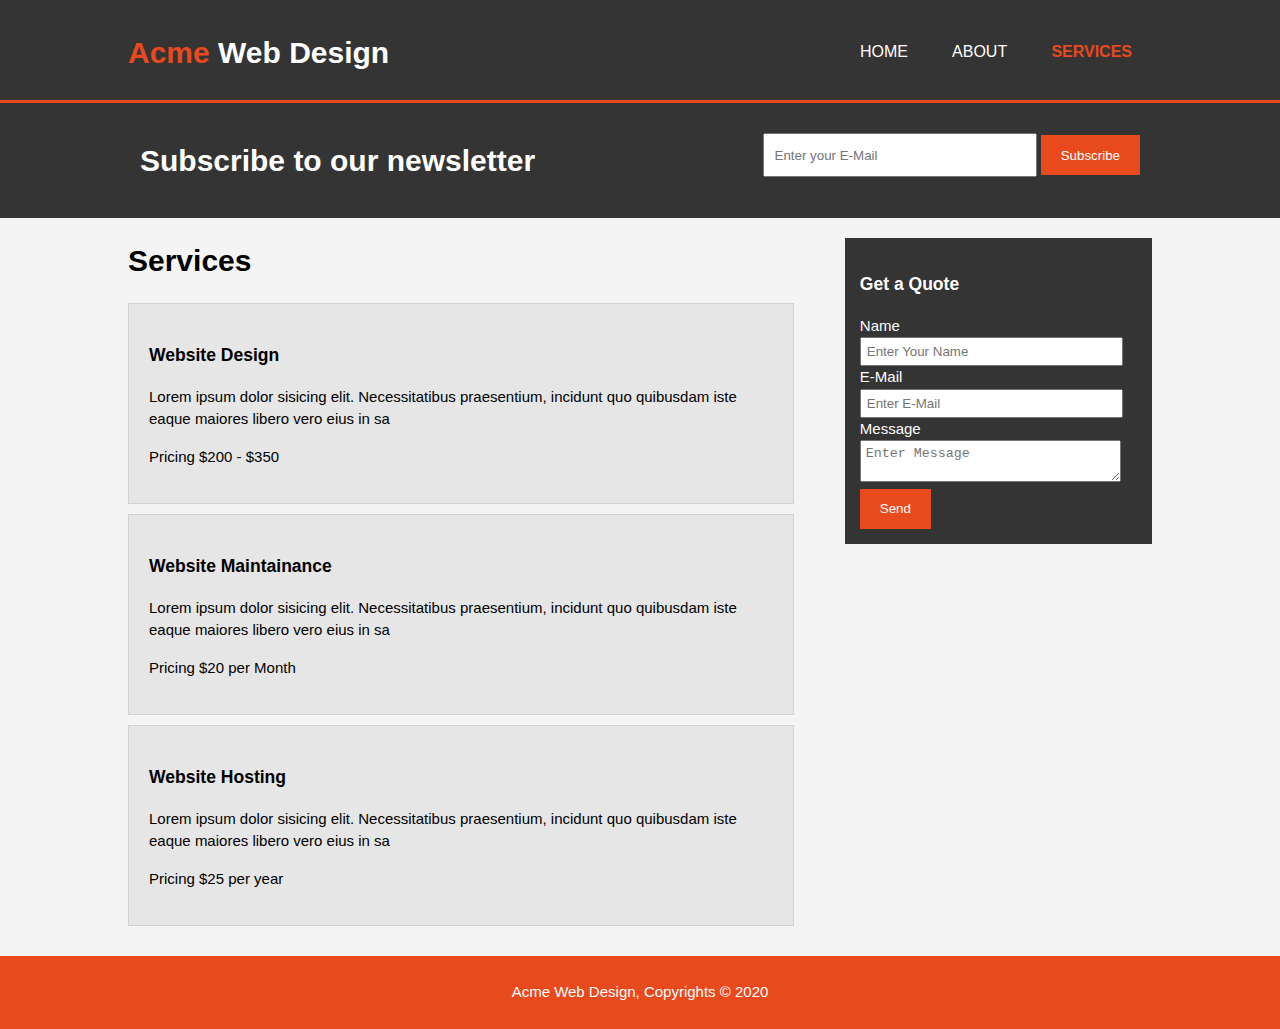
<file: AcmeWeb/services.html>
<!DOCTYPE html>
<html lang="en" dir="ltr">

<head>
    <meta charset="utf-8">
    <meta name="viewport" content="width=device-width">
    <meta name="description" content="affordable and profesional web design">
    <meta name="keywords" content="web design, creative, affordable">
    <meta name="author" content="Abdullah Naveed">
    <title>Acme Web Design | Services</title>
    <link rel="stylesheet" href="./css/style.css">
</head>

<body>
    <header>
        <div class="container">
            <div id="branding">
                <h1><span class="highlight">Acme</span> Web Design</h1>
            </div>
            <nav>
                <ul>
                    <li><a href="index.html">HOME</a></li>
                    <li><a href="about.html">ABOUT</a></li>
                    <li class="current"><a href="services.html">SERVICES</a></li>
                </ul>
            </nav>
        </div>
    </header>

    <section id="newsletter">
        <div class="container">
            <h1>Subscribe to our newsletter</h1>
            <form method="post">
                <input type="email" placeholder="Enter your E-Mail" name="email">
                <button class="button_1" type="submit" name="submit">Subscribe</button>
            </form>
        </div>
    </section>

    <section id="main">
        <div class="container">

            <article id="main-col">
                <h1 class="page-title">Services</h1>
                <ul id="services">
                    <li>
                        <h3>Website Design</h3>
                        <p>Lorem ipsum dolor sisicing elit. Necessitatibus praesentium, incidunt
                            quo quibusdam iste eaque maiores libero vero eius in sa</p>
                        <p>Pricing $200 - $350</p>
                    </li>
                    <li>
                        <h3>Website Maintainance</h3>
                        <p>Lorem ipsum dolor sisicing elit. Necessitatibus praesentium, incidunt
                            quo quibusdam iste eaque maiores libero vero eius in sa</p>
                        <p>Pricing $20 per Month</p>
                    </li>
                    <li>
                        <h3>Website Hosting</h3>
                        <p>Lorem ipsum dolor sisicing elit. Necessitatibus praesentium, incidunt
                            quo quibusdam iste eaque maiores libero vero eius in sa</p>
                        <p>Pricing $25 per year</p>
                    </li>
                </ul>
            </article>

            <aside id="sidebar">
                <div class="dark">
                    <h3>Get a Quote</h3>
                    <form class="quote">
                        <div>
                            <label>Name</label><br>
                            <input type="text" placeholder="Enter Your Name">
                        </div>
                        <div>
                            <label>E-Mail</label><br>
                            <input type="email" placeholder="Enter E-Mail">
                        </div>
                        <div>
                            <label>Message</label><br>
                            <textarea placeholder="Enter Message"></textarea>
                        </div>
                        <button class="button_1" type="submit">Send</button>

                    </form>
                </div>
            </aside>
        </div>
    </section>

    <footer>
        <p>Acme Web Design, Copyrights &copy; 2020</p>
    </footer>

</body>

</html>
</file>
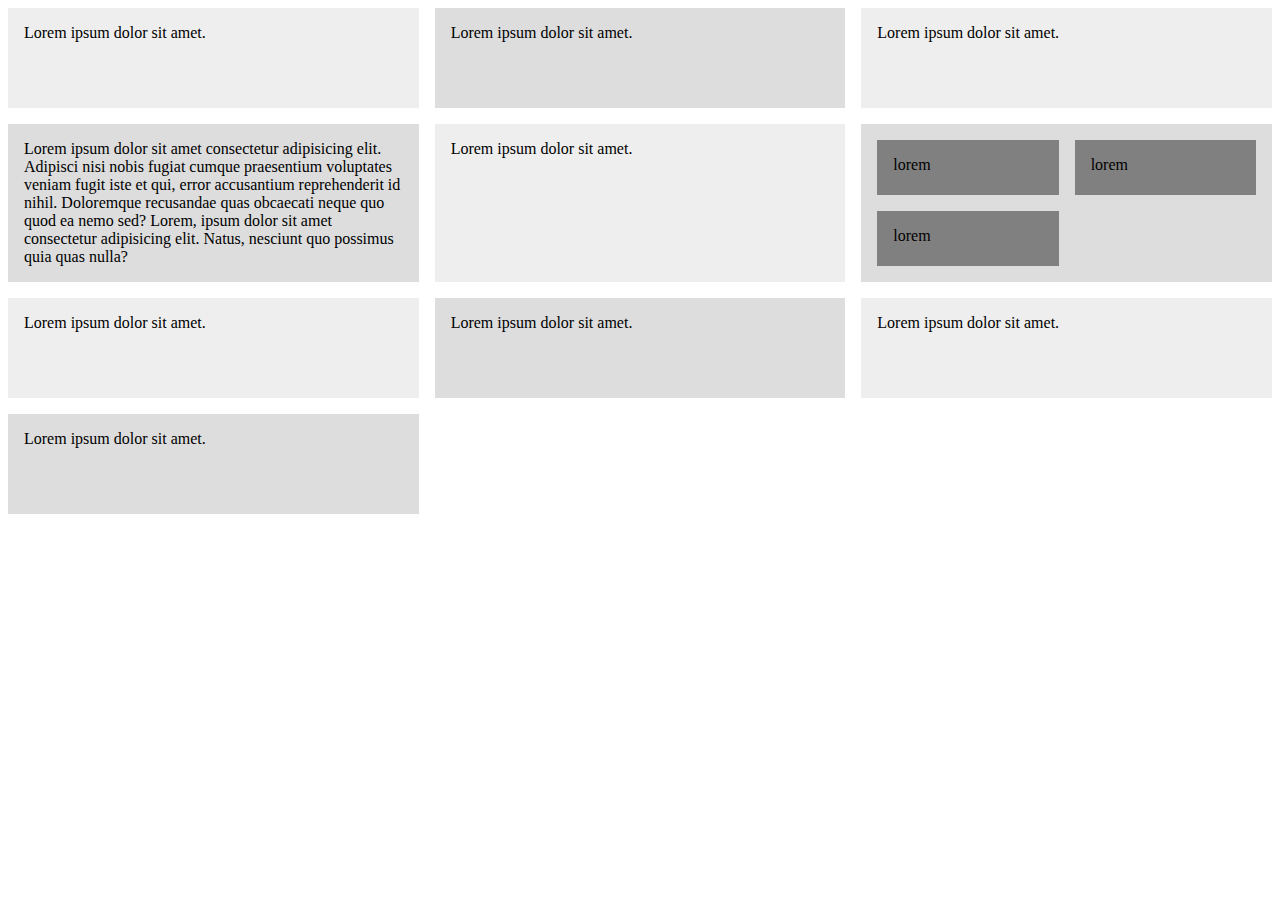
<file: Grids/index2.html>
<!DOCTYPE html>
<html lang="en">

<head>
    <title>CSS Grid 2</title>
    <style>
        .wrapper {
            display: grid;
            /* grid-template-columns: 1fr 1fr 1fr; */
            grid-template-columns: repeat(3, 1fr);
            grid-gap: 1em;
            /* grid-auto-rows: 100px; */
            grid-auto-rows: minmax(100px, auto);
        }

        .nested {
            display: grid;
            grid-template-columns: repeat(2, 1fr);
            grid-gap: 1em;
        }

        .nested>div {
            background: gray;
            padding: 1em;
        }

        .wrapper>div {
            background: #ddd;
            padding: 1em;
        }

        .wrapper>div:nth-child(odd) {
            background: #eee;
        }
    </style>
</head>

<body>
    <div class="wrapper">
        <div>
            Lorem ipsum dolor sit amet.
        </div>
        <div>
            Lorem ipsum dolor sit amet.
        </div>
        <div>
            Lorem ipsum dolor sit amet.
        </div>
        <div>
            Lorem ipsum dolor sit amet consectetur adipisicing elit. Adipisci nisi nobis fugiat cumque praesentium
            voluptates veniam fugit iste et qui, error accusantium reprehenderit id nihil. Doloremque recusandae quas
            obcaecati neque quo quod ea nemo sed? Lorem, ipsum dolor sit amet consectetur adipisicing elit. Natus,
            nesciunt quo possimus quia quas nulla?
        </div>
        <div>
            Lorem ipsum dolor sit amet.
        </div>
        <div class="nested">
            <div>
                lorem
            </div>
            <div>
                lorem
            </div>
            <div>
                lorem
            </div>
        </div>
        <div>
            Lorem ipsum dolor sit amet.
        </div>
        <div>
            Lorem ipsum dolor sit amet.
        </div>
        <div>
            Lorem ipsum dolor sit amet.
        </div>
        <div>
            Lorem ipsum dolor sit amet.
        </div>
    </div>
</body>

</html>
</file>
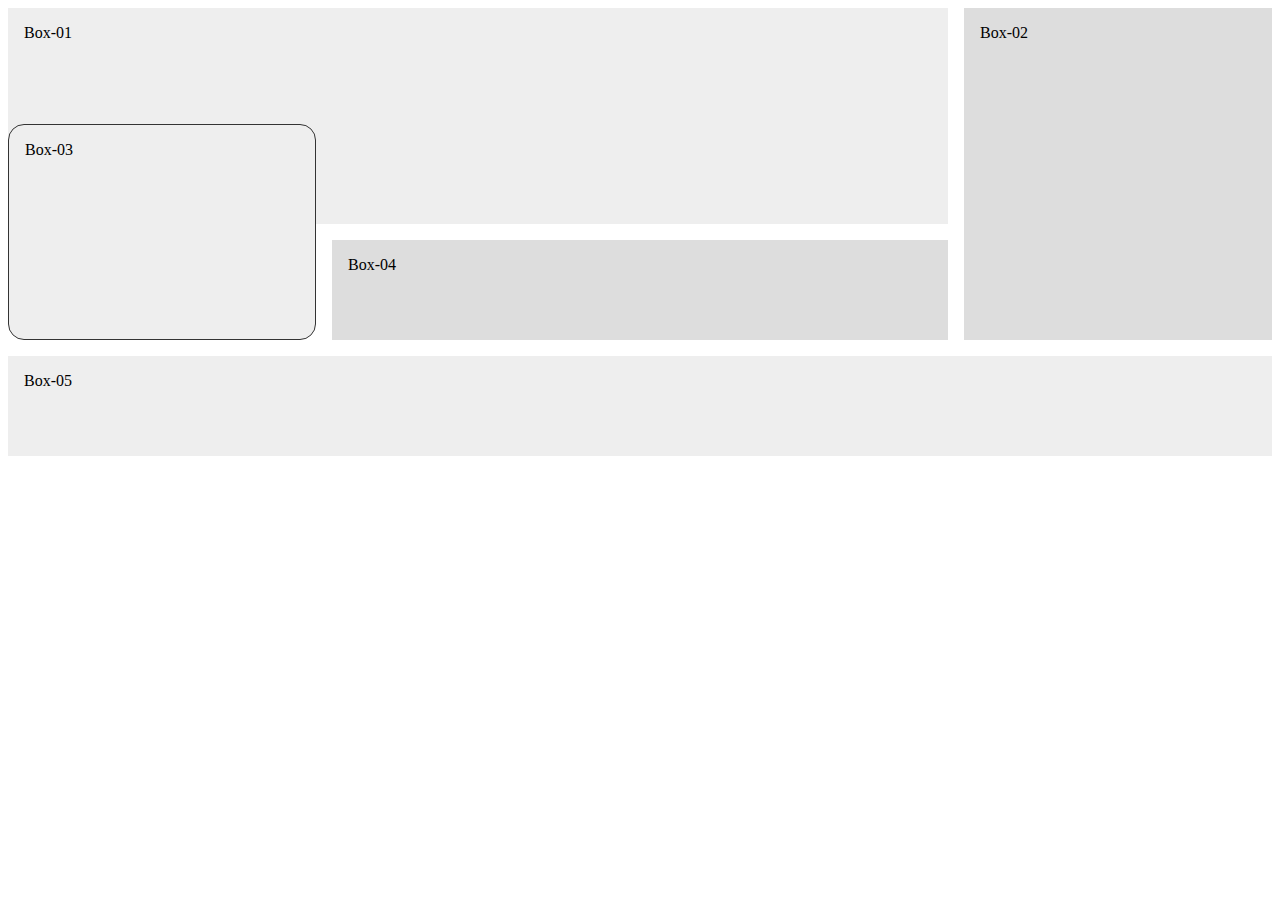
<file: Grids/index3.html>
<!DOCTYPE html>
<html lang="en">

<head>
    <title>CSS Grid 2</title>
    <style>
        .wrapper {
            display: grid;
            grid-template-columns: 1fr 2fr 1fr;
            grid-gap: 1em;
            grid-auto-rows: minmax(100px, auto);
            justify-items: stretch;
            align-items: stretch;
        }

        .wrapper>div {
            background: #ddd;
            padding: 1em;
        }

        .wrapper>div:nth-child(odd) {
            background: #eee;
        }

        .box1 {
            /* align-self: start; */
            grid-column: 1/3;
            grid-row: 1/3;
        }

        .box2 {
            /* align-self: end; */
            grid-column: 3;
            grid-row: 1/4;
        }

        .box3 {
            /* justify-self: end; */
            grid-column: 1;
            grid-row: 2/4;
            border: 1px solid #333;
            border-radius: 1em;

        }

        .box4 {}

        .box5 {
            grid-column: 1/4;
        }
    </style>
</head>

<body>
    <div class="wrapper">
        <div class="box box1">Box-01</div>
        <div class="box box2">Box-02</div>
        <div class="box box3">Box-03</div>
        <div class="box box4">Box-04</div>
        <div class="box box5">Box-05</div>
    </div>
</body>

</html>
</file>
<file: AcmeWeb/css/style.css>
body{
    font-family: Arial, Helvetica, sans-serif;
    font-size: 15px;
    line-height: 1.5;
/* In one Line */
    /* font: 15px/1.5 arial, Helvetica, sans-serif; */
    padding: 0;
    margin: 0;
    background-color: #f4f4f4;
}

/* Global */
.container{
    width: 80%;
    margin: auto;
    overflow: hidden;
}

ul{
    padding: 0;
    margin: 0;
}

.button_1{
    height: 40px;
    background-color: #e8491d;
    border: 0;
    padding: 0 20px 0 20px;
    color: #ffffff;
}

.dark{
    padding: 15px;
    background: #343434;
    color: #ffffff;
    margin: 20px 0 20px 0;
}

/* Header */
header{
    background-color: #343434;
    color: #ffffff;
    padding-top: 30px;
    min-height: 70px;
    border-bottom: #e8491d 3px solid;
}

header a{
    color: #ffffff;
    text-decoration: none;
    font-size: 16px;
    text-transform: uppercase;
}

header a:hover{
    color: #e8491d;
    font-weight: bold;
}

header .highlight, header .current a{
    color: #e8491d;
    font-weight: bold;
}

header li{
    display: inline;
    margin: 0 20px 0 20px;
}

header #branding{
    float: left;
}

header #branding h1{
    margin: 0;
}

header nav{
    float: right;
    margin-top: 10px;
}

/* ShowCase */
#showcase{
    min-height: 400px;
    background: url("../img/showcase.jpg") no-repeat 0 -450px;
    color: #ffffff;
    text-align: center;
}

#showcase h1{
    margin-top: 100px;
    font-size: 55px;
    margin-bottom: 10px;
}

#showcase p{
    min-height: 20px;
    font-size: 20px;
}

/* News Letter */
#newsletter{
    background-color: #343434;
    color: #ffffff;
    padding: 15px;
    
}

#newsletter h1{
    float: left;
}

#newsletter form{
    float: right;
    margin-top: 15px;
}

#newsletter input[type='email']{
    padding: 10px;
    width: 250px;
    height: 20px;
}

/* Boxes */
#boxes{
    margin-top: 20px;
}

#boxes .box{
    float: left;
    width: 30%;
    border: lightslategray solid 1px;
    text-align: center;
    padding: 10px;
    border-radius: 5px;
    margin: 5px;
}

#boxes .box img{
    width: 120px;
}


/* Sidebar */
aside#sidebar{
    float: right;
    width: 30%;

}

aside#sidebar .quote input, aside#sidebar .quote textarea{
    width: 90%;
    padding: 5px;
} 

/* Artical */
article#main-col{
    float: left;
    width: 65%;
}

/* Services */
ul#services li{
    list-style: none;
    padding: 20px;
    border: #cccc solid 1px;
    background: #e6e6e6;
    margin-bottom: 10px;
}



/* Footer */
footer{
    margin-top: 20px;
    padding: 10px;
    color: #ffffff;
    background-color: #e8491d;
    text-align: center;
}

/* Media queries */
@media(max-width: 768px){
    header #branding,
    header nav,
    header nav li
    #newsletter h1,
    #newsletter form,
    #boxes .box,
    article#main-col,
    aside#sidebar{
        float: none;
        text-align: center;
        width: 100%;
    }

    header{
        padding-bottom: 20px;
    }

    #showcase h1{
        margin-top: 40px;
    }

    #newsletter button, .quote button{
        display: block;
        width: 100%;
    }

    #newsletter form input[type="email"], .quote input, .quote textarea{
        width: 100%;
        margin-bottom: 5px;
    }

}
</file>
<file: LandingPageBlurEffect/css/style.css>
body{
    background: rgba(0, 0, 0, 0.9);
    color: #fff;
    margin: 0;
    font-family: 'Segoe UI', Tahoma, Geneva, Verdana, sans-serif;
}

.showcase::after{
    content: '';
    height: 100vh;
    width: 100%;
    background-image: url('../img/showcase.jpg');
    background-size: cover;
    background-position: center;
    background-repeat: no-repeat;
    display: block;
    filter: blur(10px);
    -webkit-filter: blur(10px);
    transition: all 1000ms;
}

.showcase:hover::after{
    filter: blur(0px);
    -webkit-filter: blur(0px);
}

.content{
    position: absolute;
    z-index: 1;
    top: 10%;
    left: 50%;
    margin-top: 105px;
    margin-left: -145px;
    width: 300px;
    height: 350px;
    text-align: center;
    transition: all 1000ms;
}

.content .logo{
    height: 180px;
    width: 180px;
}

.content .title{
    font-size: 2.2rem;
    margin-top: 1rem;
}

.content .text{
    line-height: 1.7;
    margin-top: 1rem;
}

.container{
    max-width: 960px;
    margin: auto;
    overflow: hidden;
    padding: 4rem 1rem;
}

.grid-3{
    display: grid;
    grid-template-columns: repeat(3, 1fr);
    grid-gap: 20px;
}

.grid-2{
    display: grid;
    grid-template-columns: repeat(2, 1fr);
    grid-gap: 20px;
}

footer p{
    margin: 0;
}

footer{
    padding: 2rem;
}

/* Utility Classes */
.center{
    text-align: center;
    margin: auto;
}

.bg-light{
    background: #f4f4f4;
    color: #333;
}

.bg-dark{
    background: #333;
    color: #f4f4f4;
}


/* Small Screens */

@media(max-width:560px){

    .showcase::after{
        height: 50vh;
    }

    .content{
        top: 5%;
        margin-top: 5px;
    }

    .content .logo{
        height: 140px;
        width: 140px;
    }

    .content .text{
        display: none;
    }

    .grid-3,
    .grid-2{
        grid-template-columns: 1fr;
    }

    .services div{
        border-bottom: 1px dashed #333;

    }
}

@media(max-height:500px){
    .content .title,
    .content .text{
        display: none;
    }

    .content{
        top: 0;
    }
}
</file>
<file: LoginPageClone/css/style.css>
@import url('https://fonts.googleapis.com/css2?family=Roboto:wght@300&display=swap');

*{
    box-sizing: border-box;
}

body{
    font-family: 'Roboto', sans-serif;
    font-weight: 300;
    background: #181818;
    color: #fff;
    overflow: hidden;
}

h1,
h2,
h3,
h4,
h5,
h6{
    font-weight: 300;
}

#wrapper{
    display: flex;
    flex-direction: row;
}

#left{
    display: flex;
    flex-direction: column;
    align-items: center;
    justify-content: center;
    height: 100vh;
    flex: 1;
}


#right{
    flex: 1;
}

#signin{
    display: flex;
    flex-direction: column;
    width: 80%;
    padding-bottom: 1rem;
    justify-content: center;
    align-items: center;
}

#signin form{
    width: 80%;
    padding-bottom: 3rem;
}

#signin .logo{
    padding-bottom: 8vh;
}

#signin .logo img{
    width: 300px;
}

#signin label{
    font-size: 0.9rem;
    font-weight: 500;
    line-height: 2rem;
}

#signin .text-input{
    margin-bottom: 1.3rem;
    width: 100%;
    background: #181818;
    color: #ccc;
    border: #555 solid 1px;
    padding: 0.5rem 1rem;
    border-radius: 5px;
}

#signin .btn-primary{
    width: 100%;
}

.links,
.btn-secondary,
.or{
    width: 60%;
}

#signin .links a{
    display: block;
    margin-bottom: 1rem;
    color: #fff;
    text-align: center;
    text-decoration: none;
    font-size: 0.9rem;
}

#signin .or{
    display: flex;
    flex-direction: row;
    align-items: center;
    margin-bottom: 1rem; 
}

#signin .or .bar{
    flex: auto;
    border: none;
    height: 1px;
    background: #ccc;
}

#signin .or span{
    margin: 0 0.5rem;
    text-transform: uppercase;
    color: #ccc;
}

/* Showcase */
#showcase{
    display: flex;
    align-items: center;
    justify-content: center;
    background: url('../img/login-bg.jpg') no-repeat center center/cover;
    height: 100vh;
    text-align: center;
}

#showcase .showcase-text{
    font-size: 3rem;
    width: 100%;
    color: #fff;
    margin-bottom: 1.2rem;
}

#showcase .btn-secondary{
    width: 60%;
    margin: auto;
}


/* Footer */
.main-footer{
    color: #ccc;
    text-align: center;
    max-width: 80%;
    font-size: 0.8rem;
    padding-top: 5rem;
}

.main-footer a{
    color: #f96816;
    text-decoration: underline;
}




/* Utility Classes */
.btn-primary{
    padding: 0.7rem 1rem;
    height: 2.7rem;
    display: block;
    border: none;
    border-radius: 5px;
    background: #f96816;
    color: #fff;
    text-decoration: none;
    cursor: pointer;
    transition: all 0.5s;
    text-align: center;
    font-weight: 500;
}

.btn-primary:hover{
    background: #ff7b39;
}

.btn-secondary{
    padding: 0.7rem 1rem;
    height: 2.7rem;
    display: block;
    border: 1px solid #ccc;
    border-radius: 5px;
    background: none;
    color: #fff;
    text-decoration: none;
    cursor: pointer;
    transition: all 0.5s;
    text-align: center;
    font-weight: 500;
}

.btn-secondary:hover{
    border: solid 1px #ff7b39;
    color: #ff7b39;
}



/* Media Quries */
@media(min-width:1200px){
    #left{
        flex: 4;
    }

    #right{
        flex: 6;
    }
}


@media(max-width:768px){
    body{
        overflow: auto;
    }

    #right{
        display: none;
    }

    #left{
        justify-content: start;
        margin-top: 2vh;
    }

    #signin .logo{
        margin-bottom: 2vh;
    }

    #signin .text-input{
        margin-bottom: 0.7rem;
    }

    .main-footer{
        padding-top: 1rem;
    }
}
</file>
<file: MicrosoftLandingPageClone/css/style.css>
*{
    box-sizing: border-box;
    padding: 0;
    margin: 0;
}

body{
    font-family: 'Segoe UI', Tahoma, Geneva, Verdana, sans-serif;
    background: #fff;
    color: #000;
    font-size: 15px;
    line-height: 1.5;
}

a{
    color: #262626;
    text-decoration: none;
}

ul{
    list-style: none;
}

.container{
    width: 90%;
    max-width: 1100px;
    margin: auto;
}

                                        /* Nav */
.main-nav{
    display: flex;
    align-items: center;
    justify-content: space-between;
    height: 60px;
    padding: 20px, 0;
    font-size: 15px;
}

.main-nav .logo{
    width: 110px;
}

.main-nav ul{
    display: flex;
}

.main-nav ul li{
    padding: 0 10px;
}

.main-nav ul li a{
    padding-bottom: 2px;
}

.main-nav ul li a:hover{
    border-bottom: 2px solid #262626;
}

.main-nav ul.main-menu{
    flex: 1;
    margin-left: 20px;
}

.menu-btn{
    cursor: pointer;
    position: absolute;
    top: 20px;
    right: 30px;
    z-index: 2;
    display: none;
}


.btn{
    display: inline;
    cursor: pointer;
    border: 0;
    font-weight: bold;
    padding: 10px 20px;
    font-size: 15px;
    background: #262626;
    color: #fff;
    padding: 5px;
}

.btn:hover{
    opacity: 0.9;
}

/* ShowCase */
.showcase{
    width: 100%;
    height: 400px;
    background: url("../img/clip.png") no-repeat center center/cover;
    display: flex;
    flex-direction: column;
    align-items: center;
    text-align: center;
    justify-content: flex-end;
    margin-bottom: 20px;
    padding-bottom: 50px;
}

.showcase h2, .showcase p{
    margin-bottom: 10px;
}

.showcase .btn{
    margin-top: 20px;
}

                                        /* Home-Cards */
.home-cards{
    display: grid;
    grid-template-columns: repeat(4, 1fr);
    grid-gap: 20px;
    margin-bottom: 40px;
}

.home-cards img{
    width: 100%;
    margin-bottom: 10px;
}

.home-cards h2{
    margin-bottom: 5px;
}

.home-cards a{
    display: inline-block;
    text-transform: uppercase;
    color: #0067b8;
    padding-top: 10px;
    font-weight: bold;
}

.home-cards a:hover i{
    margin-left: 10px;
}

                                        /* X-Box */
.xbox{
    width: 100%;
    background: url('../img/xbox.png') no-repeat center center/cover;
    height: 350px;
    margin-bottom: 40px;
}

.xbox .content{
    width: 40%;
    padding: 60px 0 50px;
}

.xbox .content p{
    margin: 10px 0 20px;
}

                                        /* Carbon */
.carbon{
    width: 100%;
    height: 300px;
    background: url('../img/carbon.jpg') no-repeat center center/cover;
    color: #fff;
    margin-bottom: 30px;
}

.carbon .content{
    width: 50%;
    padding: 60px 30px 50px;
}

.carbon .content h2{
    text-transform: capitalize;
}

.carbon .content p{
    padding: 10px 0 20px;
}

.carbon .content .btn{
    cursor: pointer;
    color: #000;
    background: #fff;
    padding: 10px 15px 10px;
}

/* Follow */
.follow{
    display: flex;
    justify-content: flex-start;
    align-items: center;
    margin: 10px 0 10px;
}

.follow *{
    margin-right: 10px;
}

/* Links */
.links{
    background: #f2f2f2;
    color: #616161;
    font-size: 12px;
    padding: 35px 0;
}

.links-inner{
    max-width: 1100px;
    margin: 0 auto;
    padding: 0 20px;
    display: grid;
    grid-template-columns: repeat(6, 1fr);
    grid-gap: 10px;
    align-items: flex-start;
    justify-content: center;
}

.links-inner li{
    line-height: 2;
}

.footer{
    background: #f2f2f2;
    color: #616161;
    font-size: 12px;
    padding: 20px 0;
}

.footer div{
    display: flex;
    align-items: center;
    margin-bottom: 20px;
}

.footer div i{
    margin-right: 10px;
}

.inner-footer{
    max-width: 1100px;
    margin: 0 auto;
    padding: 0 20px 0 20px;
    display: flex;
    align-items: center;
    justify-content: space-between;
}

.footer ul{
    display: flex;
    flex-wrap: wrap;
}

footer li{
    margin-right: 30px;
    margin-bottom: 20px;
}



@media(max-width:700px){
    .menu-btn{
        display: block;
    }

    .menu-btn :hover{
        opacity: 0.5;
    }

    .main-nav ul.right-menu{
        margin-right: 50px;
    }

    .main-nav ul.main-menu{
        display: block;
        position: absolute;
        top: 0;
        left: 0;
        background: #f2f2f2;
        width: 50%;
        height: 100%;
        transform: translateX(-500px);
        border: #ccc solid 1px;
        opacity: 0.9;
        padding: 30px;
        transition: transform 0.5s ease-in-out;
    }

    .main-nav ul.main-menu li{
        padding: 10px;
        border-bottom: solid 1px #ccc;
        font-size: 14px;
    }

    .main-nav ul.main-menu li:last-child{
        border-bottom: none;
    }

    .main-nav ul.main-menu.show{
        transform: translateX(-20px);
    }

    .home-cards{
        grid-template-columns: repeat(2, 1fr);
    }

    .xbox .content p{
        display: none;
    }

    .xbox .content h2{
        margin-bottom: 20px;
    }

    .carbon .content{
        width: 85%;
    }

    .links .links-inner{
        grid-template-columns: repeat(2, 1fr);
    }

}


@media(max-width:500px){
    .home-cards{
        grid-template-columns: 1fr;
    }

    .links .links-inner{
        grid-template-columns: 1fr;
    }

    .links .links-inner ul{
        margin-bottom: 20px;
    }
}
</file>
<file: WebBasicPractice/css/style.css>
body{
	background-color: #f4f4f4;
	color: #555;
	font-family: Arial, Helvetica, sans-serif;
	font-size: 16px;
	line-height: 1.6em;
	margin: 0;
}

.container{
	width: 80%;
	margin: auto;
	overflow: hidden;
}

#main-header{
	background-color: coral;
	color: #fff;

}

#nav{
	padding-top: 3px;
	margin-top: 4px;
	background-color: #757A7C;
	color: #fff;
}

#nav ul{
	padding: 0;
	list-style: none;

}

#nav li{
	display: inline;
}

#nav a{
	color: #fff;
	text-decoration: none;
	font-size: 18px;
	padding-right: 15px;
}

#showcase{
	background-image: url('../images/bgimage.jpg');
	background-position: center;
	min-height: 300px;
	margin-bottom: 30px;
	text-align: center;


}

#showcase h1{
	color: #333;
	font-size: 50px;
	line-height: 1.6em;
	padding-top: 30px;

}

#main-section{
	float: left;
	width: 70%;
	padding: 0 30px;
	box-sizing: border-box;
}

#sidebar{
	float: right;
	width: 30%;
	background: #333;
	color: #fff;
	padding: 0 30px;
	box-sizing: border-box;
}

#main-footer{
	background: #333;
	color: #fff;
	text-align: center;
	padding: 20px;
	margin-top: 40px;
}

@media(max-width:600px){
	#main-section{
		width: 100%;
		float: none;
	}

	#sidebar{
		width: 100%;
		float: none;
	}
}
</file>
